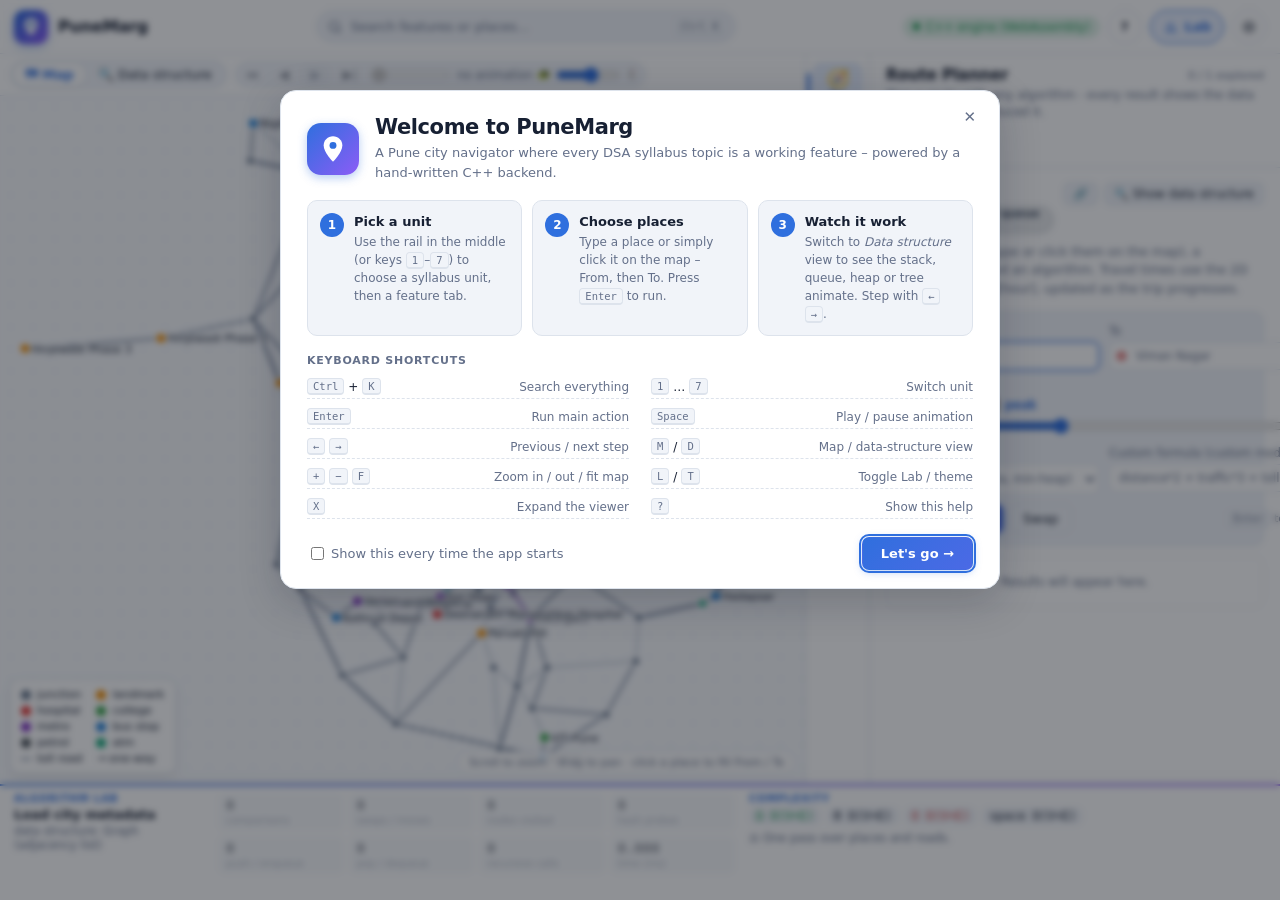
<file: index.html>
<!DOCTYPE html>
<html lang="en">
<head>
<meta charset="utf-8">
<meta name="viewport" content="width=device-width, initial-scale=1">
<title>PuneMarg – City Route Planner</title>
<meta name="theme-color" content="#2f6fde">
<link rel="icon" href="data:image/svg+xml,%3Csvg xmlns='http://www.w3.org/2000/svg' viewBox='0 0 64 64'%3E%3Cdefs%3E%3ClinearGradient id='g' x1='0' y1='0' x2='1' y2='1'%3E%3Cstop offset='0' stop-color='%232f6fde'/%3E%3Cstop offset='1' stop-color='%238b5cf6'/%3E%3C/linearGradient%3E%3C/defs%3E%3Crect width='64' height='64' rx='16' fill='url(%23g)'/%3E%3Cpath d='M32 12c-8.3 0-15 6.5-15 14.6C17 37.5 32 52 32 52s15-14.5 15-25.4C47 18.5 40.3 12 32 12z' fill='%23fff'/%3E%3Ccircle cx='32' cy='26.5' r='5.5' fill='%232f6fde'/%3E%3C/svg%3E">
<script>
  // apply the theme before first paint (saved choice, otherwise the system setting)
  (function () {
    var t = null;
    try { t = localStorage.getItem("pm-theme"); } catch (e) {}
    if (!t) t = window.matchMedia && matchMedia("(prefers-color-scheme: dark)").matches ? "dark" : "light";
    document.documentElement.dataset.theme = t;
  })();
</script>
<link rel="stylesheet" href="style.css">
</head>
<body>
<div id="topProgress" class="top-progress"></div>

<header class="topbar">
  <div class="brand">
    <span class="logo" aria-hidden="true">
      <svg viewBox="0 0 24 24"><path d="M12 2.5c-3.9 0-7 3-7 6.8 0 5.1 7 12.2 7 12.2s7-7.1 7-12.2c0-3.8-3.1-6.8-7-6.8z" fill="#fff"/><circle cx="12" cy="9.3" r="2.6" fill="#2f6fde"/></svg>
    </span>
    <div class="brand-text">
      <div class="title">PuneMarg</div>
      <div class="subtitle">City Route Planner &amp; Navigation Guide · DSA project</div>
    </div>
  </div>

  <button id="searchOpen" class="search-trigger" title="Search features and places (Ctrl + K)">
    <svg viewBox="0 0 24 24" class="ico"><circle cx="11" cy="11" r="7"/><path d="m20 20-3.5-3.5"/></svg>
    <span>Search features or places…</span>
    <kbd>Ctrl K</kbd>
  </button>

  <div class="top-actions">
    <span id="serverStatus" class="pill"><i></i><span>connecting…</span></span>
    <button id="helpBtn" class="icon-btn" title="Quick tour &amp; keyboard shortcuts (?)">?</button>
    <button id="labToggle" class="icon-btn wide" title="Show / hide the Algorithm Lab (L)">
      <svg viewBox="0 0 24 24" class="ico"><path d="M4 19h16M7 15V9M12 15V5M17 15v-4"/></svg><span>Lab</span>
    </button>
    <button id="themeToggle" class="icon-btn" title="Dark / light theme (T)">
      <svg viewBox="0 0 24 24" class="ico sun"><circle cx="12" cy="12" r="4"/><path d="M12 2v2M12 20v2M4.9 4.9l1.4 1.4M17.7 17.7l1.4 1.4M2 12h2M20 12h2M4.9 19.1l1.4-1.4M17.7 6.3l1.4-1.4"/></svg>
      <svg viewBox="0 0 24 24" class="ico moon"><path d="M20 14.5A8 8 0 0 1 9.5 4 8 8 0 1 0 20 14.5z"/></svg>
    </button>
  </div>
</header>

<main class="layout" id="layout">
  <!-- LEFT: map or data-structure viewer -->
  <section class="viewer">
    <div class="viewer-bar">
      <div class="seg" role="tablist">
        <button id="viewMap" class="seg-btn active" title="Map view (M)">🗺 <span>Map</span></button>
        <button id="viewDs" class="seg-btn" title="Live data structure (D)">🔍 <span>Data structure</span></button>
      </div>
      <div class="player" id="player">
        <button id="pFirst" title="First step (Home)">⏮</button>
        <button id="pPrev" title="Previous step (←)">◀</button>
        <button id="pPlay" class="play" title="Play / pause (Space)">▶</button>
        <button id="pNext" title="Next step (→)">▶|</button>
        <input id="pScrub" class="scrub" type="range" min="0" max="0" value="0" disabled title="Drag to jump to any step">
        <span id="pCounter" class="muted counter">no animation</span>
        <label class="speed" title="Animation speed">🐢<input id="speed" type="range" min="1" max="10" value="6">🐇</label>
      </div>
    </div>
    <div id="mapPane" class="pane">
      <svg id="map" xmlns="http://www.w3.org/2000/svg"></svg>
      <div class="map-tools">
        <select id="labelMode" title="Map labels">
          <option value="key">Key labels</option><option value="all">All labels</option><option value="none">No labels</option>
        </select>
        <label class="chk" title="Show metro lines"><input type="checkbox" id="showMetro" checked> metro</label>
        <div class="zoom-group">
          <button id="zoomIn" title="Zoom in (+)">＋</button>
          <button id="zoomOut" title="Zoom out (−)">－</button>
          <button id="fitMap" title="Reset zoom (F)">⤢</button>
          <button id="focusMode" title="Expand the viewer (X)">⛶</button>
        </div>
      </div>
      <div id="mapTip" class="map-tip hidden"></div>
      <div id="mapLegend" class="legend"></div>
      <button id="legendToggle" class="legend-toggle" title="Show / hide legend">Legend</button>
      <div id="mapHint" class="hint">Scroll to zoom · drag to pan · click a place to fill From / To</div>
    </div>
    <div id="dsPane" class="pane hidden">
      <div class="ds-head">
        <div id="dsTitle" class="ds-title">Run a feature to see its data structure here.</div>
        <div id="dsCaption" class="ds-caption"></div>
      </div>
      <div id="dsView" class="ds-view">
        <div class="empty-state">
          <div class="empty-ico">🔍</div>
          <b>Nothing to show yet</b>
          <span>Pick a feature on the right and press its main button – the live data structure appears here, step by step.</span>
        </div>
      </div>
    </div>
  </section>

  <!-- MIDDLE: syllabus unit rail -->
  <nav id="unitRail" class="rail" aria-label="Syllabus units"></nav>

  <!-- RIGHT: feature panel -->
  <section class="panel" id="panel">
    <div id="unitHeader" class="unit-header"></div>
    <div id="featureTabs" class="feature-tabs"></div>
    <div id="featurePanel" class="feature-panel">
      <div class="skeleton"><i></i><i></i><i class="short"></i><i></i></div>
    </div>
  </section>
</main>

<!-- BOTTOM: Algorithm Lab -->
<footer id="lab" class="lab">
  <div class="lab-col lab-op">
    <div class="lab-label">Algorithm Lab</div>
    <div id="labOp" class="lab-op-name">—</div>
    <div id="labDs" class="lab-ds">data structure: —</div>
  </div>
  <div class="lab-col lab-counters" id="labCounters"></div>
  <div class="lab-col lab-cx" id="labCx"></div>
  <div class="lab-col lab-mem" id="labMem"></div>
</footer>

<!-- Command palette -->
<div id="palette" class="overlay hidden" role="dialog" aria-label="Search">
  <div class="palette">
    <div class="palette-input">
      <svg viewBox="0 0 24 24" class="ico"><circle cx="11" cy="11" r="7"/><path d="m20 20-3.5-3.5"/></svg>
      <input id="paletteInput" type="text" placeholder="Jump to a feature, data structure or place…" autocomplete="off" spellcheck="false">
      <kbd>Esc</kbd>
    </div>
    <div id="paletteList" class="palette-list"></div>
    <div class="palette-foot"><span><kbd>↑</kbd><kbd>↓</kbd> move</span><span><kbd>Enter</kbd> open</span><span><kbd>Esc</kbd> close</span></div>
  </div>
</div>

<!-- Welcome / help -->
<div id="help" class="overlay hidden" role="dialog" aria-label="Welcome">
  <div class="modal">
    <button class="modal-close" id="helpClose" title="Close (Esc)">✕</button>
    <div class="modal-hero">
      <span class="logo big"><svg viewBox="0 0 24 24"><path d="M12 2.5c-3.9 0-7 3-7 6.8 0 5.1 7 12.2 7 12.2s7-7.1 7-12.2c0-3.8-3.1-6.8-7-6.8z" fill="#fff"/><circle cx="12" cy="9.3" r="2.6" fill="#2f6fde"/></svg></span>
      <div>
        <h2>Welcome to PuneMarg</h2>
        <p>A Pune city navigator where every DSA syllabus topic is a working feature – powered by a hand-written C++ backend.</p>
      </div>
    </div>
    <div class="steps">
      <div class="step"><b>1</b><div><h4>Pick a unit</h4><p>Use the rail in the middle (or keys <kbd>1</kbd>–<kbd>7</kbd>) to choose a syllabus unit, then a feature tab.</p></div></div>
      <div class="step"><b>2</b><div><h4>Choose places</h4><p>Type a place or simply click it on the map – From, then To. Press <kbd>Enter</kbd> to run.</p></div></div>
      <div class="step"><b>3</b><div><h4>Watch it work</h4><p>Switch to <em>Data structure</em> view to see the stack, queue, heap or tree animate. Step with <kbd>←</kbd> <kbd>→</kbd>.</p></div></div>
    </div>
    <h4 class="sc-head">Keyboard shortcuts</h4>
    <div class="shortcuts">
      <div><kbd>Ctrl</kbd>+<kbd>K</kbd><span>Search everything</span></div>
      <div><kbd>1</kbd>…<kbd>7</kbd><span>Switch unit</span></div>
      <div><kbd>Enter</kbd><span>Run main action</span></div>
      <div><kbd>Space</kbd><span>Play / pause animation</span></div>
      <div><kbd>←</kbd> <kbd>→</kbd><span>Previous / next step</span></div>
      <div><kbd>M</kbd> / <kbd>D</kbd><span>Map / data-structure view</span></div>
      <div><kbd>+</kbd> <kbd>−</kbd> <kbd>F</kbd><span>Zoom in / out / fit map</span></div>
      <div><kbd>L</kbd> / <kbd>T</kbd><span>Toggle Lab / theme</span></div>
      <div><kbd>X</kbd><span>Expand the viewer</span></div>
      <div><kbd>?</kbd><span>Show this help</span></div>
    </div>
    <div class="modal-foot">
      <label class="chk"><input type="checkbox" id="helpAlways"> Show this every time the app starts</label>
      <button class="primary" id="helpStart">Let's go →</button>
    </div>
  </div>
</div>

<div id="toasts" class="toasts" aria-live="polite"></div>
<div id="toast" class="hidden"></div>
<datalist id="placeList"></datalist>

<script>window.PM_STATIC = true;</script>
<script src="punemarg_engine.js"></script>
<script src="visualizers/map.js"></script>
<script src="visualizers/structures.js"></script>
<script src="visualizers/player.js"></script>
<script src="app.js"></script>
<script src="features.js"></script>
</body>
</html>
</file>
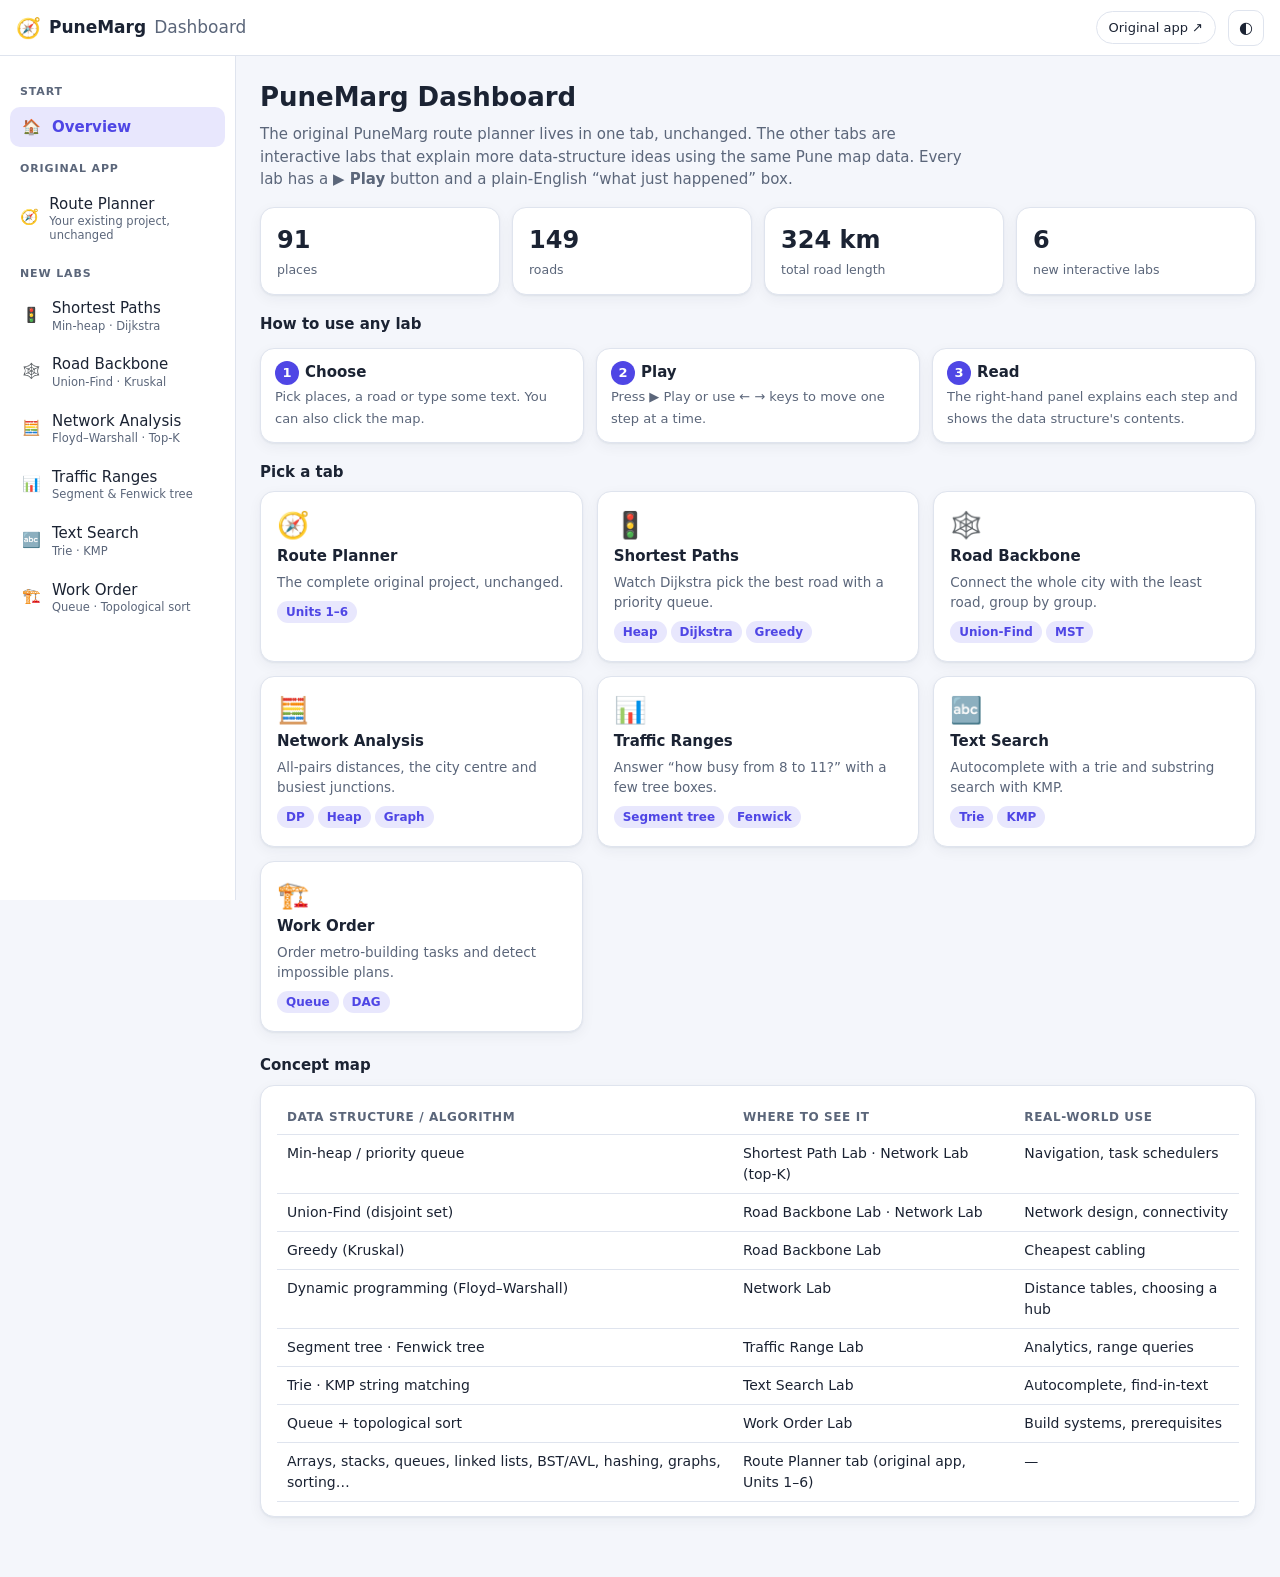
<file: dashboard/index.html>
<!doctype html>
<html lang="en">
<head>
<meta charset="utf-8">
<meta name="viewport" content="width=device-width, initial-scale=1">
<title>PuneMarg Dashboard</title>
<meta name="description" content="PuneMarg dashboard: the original route planner plus interactive labs for heaps, Union-Find, Floyd-Warshall, segment trees, tries, KMP and topological sort.">
<link rel="icon" href="../favicon.ico">
<link rel="stylesheet" href="dashboard.css">
</head>
<body>
<header class="top">
  <button id="menuBtn" class="icon" aria-label="Menu">☰</button>
  <a class="brand" href="#/overview"><span class="logo">🧭</span><b>PuneMarg</b><span class="sub">Dashboard</span></a>
  <span class="grow"></span>
  <a class="pill" href="../" target="_blank" rel="noopener">Original app ↗</a>
  <button id="themeBtn" class="icon" title="Dark / light">◐</button>
</header>
<div class="shell">
  <nav id="rail" aria-label="Dashboard tabs"></nav>
  <main id="main"></main>
</div>
<script src="algos.js"></script>
<script src="app.js"></script>
</body>
</html>
</file>
<file: style.css>
/* PuneMarg UI - plain CSS, no build step, works offline. Designed for a 1366x768 projector first. */
:root {
  --bg: #eef2f8; --surface: #ffffff; --surface-2: #f1f4f9; --surface-3: #e7ecf4; --border: #dde3ec;
  --text: #172033; --muted: #64708a; --accent: #2f6fde; --accent-2: #8b5cf6; --accent-soft: #e6eefd; --accent-text: #fff;
  --ok: #1f9d55; --bad: #d64545; --warn: #d98a00;
  --map-bg: #f7f9fc; --road: #b3bdcc; --road-major: #7d8aa0;
  /* one colour per data-structure family (used consistently everywhere) */
  --c-stack: #e8730c; --c-queue: #0f9d8f; --c-heap: #8b5cf6; --c-tree: #2f9e44;
  --c-list: #2f6fde; --c-hash: #d6336c; --c-matrix: #c99700; --c-graph: #475569; --c-rec: #e03131;
  --font: "Segoe UI Variable Text", "Segoe UI", system-ui, -apple-system, Roboto, Arial, sans-serif;
  --mono: "Cascadia Mono", Consolas, "DejaVu Sans Mono", monospace;
  --radius: 10px; --radius-sm: 7px;
  --shadow-sm: 0 1px 2px rgb(16 24 40 / .06);
  --shadow: 0 1px 3px rgb(16 24 40 / .08), 0 4px 14px rgb(16 24 40 / .06);
  --shadow-lg: 0 12px 40px rgb(16 24 40 / .22);
  --ease: cubic-bezier(.2, .8, .2, 1);
  color-scheme: light;
}
:root[data-theme="dark"] {
  --bg: #0b1018; --surface: #141b26; --surface-2: #1b2331; --surface-3: #232d3e; --border: #2a3446;
  --text: #e6eaf2; --muted: #93a0b5; --accent: #6ea0ff; --accent-2: #a78bfa; --accent-soft: #1b2a47; --accent-text: #0b1018;
  --map-bg: #0f1520; --road: #364257; --road-major: #56667f;
  --shadow: 0 1px 3px rgb(0 0 0 / .4), 0 4px 14px rgb(0 0 0 / .25);
  --shadow-lg: 0 12px 40px rgb(0 0 0 / .6);
  color-scheme: dark;
}
* { box-sizing: border-box; }
html, body { margin: 0; height: 100%; }
body {
  font-family: var(--font); font-size: 13px; color: var(--text); background: var(--bg);
  display: grid; grid-template-rows: 54px 1fr auto; overflow: hidden;
  -webkit-font-smoothing: antialiased;
}
button, select, input { font: inherit; color: inherit; }
button {
  background: var(--surface-2); border: 1px solid var(--border); border-radius: var(--radius-sm);
  padding: 5px 11px; cursor: pointer; transition: background .15s, border-color .15s, color .15s, transform .08s, box-shadow .15s;
}
button:hover { border-color: var(--accent); background: var(--surface-3); }
button:active:not(:disabled) { transform: translateY(1px); }
button:focus-visible, input:focus-visible, select:focus-visible { outline: 2px solid var(--accent); outline-offset: 1px; }
button.primary {
  background: linear-gradient(135deg, var(--accent), color-mix(in srgb, var(--accent) 70%, var(--accent-2)));
  color: #fff; border-color: transparent; font-weight: 600; box-shadow: 0 2px 8px color-mix(in srgb, var(--accent) 35%, transparent);
}
:root[data-theme="dark"] button.primary { color: #0b1018; }
button.primary:hover { filter: brightness(1.06); box-shadow: 0 4px 14px color-mix(in srgb, var(--accent) 45%, transparent); }
button.ghost { background: transparent; }
button:disabled { opacity: .55; cursor: default; }
button.loading { position: relative; color: transparent !important; pointer-events: none; }
button.loading::after {
  content: ""; position: absolute; inset: 0; margin: auto; width: 14px; height: 14px; border-radius: 50%;
  border: 2px solid #fff; border-right-color: transparent; animation: spin .7s linear infinite;
}
button:not(.primary).loading::after { border-color: var(--accent); border-right-color: transparent; }
@keyframes spin { to { transform: rotate(360deg); } }
input[type=text], input[type=number], select {
  background: var(--surface); border: 1px solid var(--border); border-radius: var(--radius-sm); padding: 6px 9px; min-width: 0;
  transition: border-color .15s, box-shadow .15s;
}
input[type=text]:hover, input[type=number]:hover, select:hover { border-color: color-mix(in srgb, var(--accent) 50%, var(--border)); }
input[type=text]:focus, input[type=number]:focus, select:focus {
  outline: none; border-color: var(--accent); box-shadow: 0 0 0 3px color-mix(in srgb, var(--accent) 22%, transparent);
}
input[type=range] { accent-color: var(--accent); }
input[type=checkbox] { accent-color: var(--accent); }
kbd {
  font-family: var(--mono); font-size: 10.5px; padding: 1px 5px; border-radius: 4px; border: 1px solid var(--border);
  border-bottom-width: 2px; background: var(--surface-2); color: var(--muted);
}
.ico { width: 16px; height: 16px; fill: none; stroke: currentColor; stroke-width: 2; stroke-linecap: round; stroke-linejoin: round; flex: none; }
.hidden { display: none !important; }
.muted { color: var(--muted); }
.mono { font-family: var(--mono); }
::-webkit-scrollbar { width: 10px; height: 10px; }
::-webkit-scrollbar-thumb { background: color-mix(in srgb, var(--muted) 35%, transparent); border-radius: 99px; border: 2px solid transparent; background-clip: padding-box; }
::-webkit-scrollbar-thumb:hover { background-color: color-mix(in srgb, var(--muted) 60%, transparent); }

/* thin loading bar under the top edge while a request is running */
.top-progress {
  position: fixed; top: 0; left: 0; height: 3px; width: 0; z-index: 100; opacity: 0;
  background: linear-gradient(90deg, var(--accent), var(--accent-2)); transition: width .4s var(--ease), opacity .3s;
}
.top-progress.on { width: 75%; opacity: 1; transition: width 2.5s var(--ease), opacity .1s; }
.top-progress.done { width: 100%; opacity: 0; }

/* ---------- top bar ---------- */
.topbar {
  display: flex; align-items: center; gap: 16px; padding: 0 14px;
  background: var(--surface); border-bottom: 1px solid var(--border); position: relative; z-index: 5;
}
.brand { display: flex; align-items: center; gap: 10px; min-width: 0; }
.logo {
  width: 34px; height: 34px; border-radius: 10px; background: linear-gradient(135deg, #2f6fde, #8b5cf6);
  display: grid; place-items: center; flex: none; box-shadow: 0 3px 10px rgb(47 111 222 / .35);
}
.logo svg { width: 22px; height: 22px; }
.logo.big { width: 52px; height: 52px; border-radius: 14px; }
.logo.big svg { width: 32px; height: 32px; }
.title { font-weight: 700; font-size: 16px; letter-spacing: -.01em; }
.subtitle { color: var(--muted); font-size: 11px; white-space: nowrap; overflow: hidden; text-overflow: ellipsis; }
.search-trigger {
  margin: 0 auto; display: flex; align-items: center; gap: 8px; width: min(420px, 36vw); padding: 7px 10px;
  background: var(--surface-2); color: var(--muted); border-radius: 99px; text-align: left;
}
.search-trigger span { flex: 1; white-space: nowrap; overflow: hidden; text-overflow: ellipsis; }
.search-trigger:hover { color: var(--text); }
.top-actions { display: flex; gap: 8px; align-items: center; }
.icon-btn { width: 34px; height: 34px; padding: 0; display: grid; place-items: center; border-radius: 99px; background: transparent; font-weight: 700; }
.icon-btn.wide { width: auto; padding: 0 12px; display: flex; gap: 6px; }
.icon-btn.on { background: var(--accent-soft); color: var(--accent); border-color: var(--accent); }
:root[data-theme="dark"] .ico.sun, :root:not([data-theme="dark"]) .ico.moon { display: none; }
.pill {
  display: inline-flex; align-items: center; gap: 6px; padding: 4px 10px; border-radius: 99px;
  background: var(--surface-2); color: var(--muted); font-size: 11.5px; white-space: nowrap;
}
.pill i { width: 7px; height: 7px; border-radius: 50%; background: var(--muted); }
.pill.ok { background: color-mix(in srgb, var(--ok) 14%, transparent); color: var(--ok); }
.pill.ok i { background: var(--ok); box-shadow: 0 0 0 0 var(--ok); animation: pulse 2.4s infinite; }
.pill.bad { background: color-mix(in srgb, var(--bad) 14%, transparent); color: var(--bad); cursor: pointer; }
.pill.bad i { background: var(--bad); }
@keyframes pulse { 0% { box-shadow: 0 0 0 0 color-mix(in srgb, var(--ok) 60%, transparent); } 70%, 100% { box-shadow: 0 0 0 6px transparent; } }

/* ---------- main layout ---------- */
.layout { display: grid; grid-template-columns: 1fr 72px 460px; min-height: 0; transition: grid-template-columns .3s var(--ease); }
.layout.focus { grid-template-columns: 1fr 72px 0px; }
.layout.focus .panel { visibility: hidden; }
.viewer { display: flex; flex-direction: column; min-width: 0; min-height: 0; border-right: 1px solid var(--border); }
.viewer-bar {
  display: flex; align-items: center; gap: 8px; padding: 6px 10px; background: var(--surface);
  border-bottom: 1px solid var(--border); flex-wrap: wrap;
}
.seg { display: flex; background: var(--surface-2); border: 1px solid var(--border); border-radius: 99px; padding: 2px; }
.seg-btn { border: none; border-radius: 99px; background: transparent; padding: 4px 12px; }
.seg-btn:hover { background: var(--surface-3); }
.seg-btn.active { background: var(--surface); color: var(--accent); font-weight: 600; box-shadow: var(--shadow-sm), 0 0 0 1px var(--border); }
.player { display: flex; align-items: center; gap: 4px; padding: 2px 6px 2px 2px; border-radius: 99px; background: var(--surface-2); border: 1px solid var(--border); }
.player button { padding: 3px 8px; border: none; background: transparent; border-radius: 99px; }
.player button:hover { background: var(--surface-3); }
.player button.play { background: var(--accent); color: #fff; width: 30px; }
:root[data-theme="dark"] .player button.play { color: #0b1018; }
.player.idle button { opacity: .45; }
.player.idle button.play { background: var(--surface-3); color: var(--muted); }
.player.active { border-color: color-mix(in srgb, var(--accent) 50%, var(--border)); }
.scrub { width: 100px; }
.counter { min-width: 64px; font-size: 11.5px; font-variant-numeric: tabular-nums; }
.speed { display: flex; align-items: center; gap: 3px; font-size: 11px; }
.speed input { width: 64px; }
.map-tools {
  position: absolute; top: 10px; right: 10px; z-index: 3; display: flex; gap: 6px; align-items: center; padding: 5px;
  background: color-mix(in srgb, var(--surface) 90%, transparent); border: 1px solid var(--border); border-radius: var(--radius);
  box-shadow: var(--shadow); backdrop-filter: blur(6px);
}
.map-tools select { padding: 3px 6px; }
.map-tools .chk { padding: 0 4px; }
.zoom-group { display: flex; }
.zoom-group button { border-radius: 0; padding: 4px 9px; }
.zoom-group button:first-child { border-radius: var(--radius-sm) 0 0 var(--radius-sm); }
.zoom-group button:last-child { border-radius: 0 var(--radius-sm) var(--radius-sm) 0; }
.zoom-group button + button { border-left: none; }
.chk { display: flex; align-items: center; gap: 4px; color: var(--muted); cursor: pointer; }
.pane { flex: 1; position: relative; min-height: 0; overflow: hidden; background: var(--map-bg); }
#mapPane {
  background-color: var(--map-bg);
  background-image: radial-gradient(color-mix(in srgb, var(--muted) 18%, transparent) 1px, transparent 1px);
  background-size: 22px 22px;
}
#map { width: 100%; height: 100%; display: block; cursor: grab; user-select: none; }
#map.dragging { cursor: grabbing; }
.legend {
  position: absolute; left: 10px; bottom: 10px; background: color-mix(in srgb, var(--surface) 92%, transparent);
  border: 1px solid var(--border); border-radius: var(--radius); padding: 8px 10px 8px; font-size: 11px;
  display: grid; grid-template-columns: repeat(2, auto); gap: 3px 14px; box-shadow: var(--shadow); backdrop-filter: blur(6px);
}
.legend.collapsed { display: none; }
.legend span { display: flex; align-items: center; gap: 6px; }
.legend i { width: 10px; height: 10px; border-radius: 50%; display: inline-block; }
.legend-toggle { position: absolute; left: 10px; bottom: 10px; font-size: 11px; padding: 3px 9px; border-radius: 99px; display: none; box-shadow: var(--shadow); }
.legend.collapsed + .legend-toggle { display: block; }
.hint {
  position: absolute; right: 10px; bottom: 10px; font-size: 11px; color: var(--muted); padding: 4px 10px; border-radius: 99px;
  background: color-mix(in srgb, var(--surface) 85%, transparent); border: 1px solid var(--border); transition: opacity .4s;
}
.map-tip {
  position: absolute; pointer-events: none; z-index: 4; background: var(--surface); border: 1px solid var(--border);
  border-radius: var(--radius-sm); padding: 6px 9px; box-shadow: var(--shadow); font-size: 11.5px; max-width: 260px;
}
.map-tip b { display: block; font-size: 12.5px; }
.map-tip .t { display: inline-flex; align-items: center; gap: 5px; color: var(--muted); }
.map-tip .t i { width: 8px; height: 8px; border-radius: 50%; }
.map-tip .k { color: var(--accent); font-size: 10.5px; margin-top: 3px; }

/* map svg elements */
.road { stroke: var(--road); stroke-linecap: round; fill: none; }
.road.major { stroke: var(--road-major); }
.road.toll { stroke-dasharray: 6 4; }
.road.closed { stroke: var(--bad) !important; stroke-dasharray: 3 3; stroke-width: 4px; opacity: 1; }
.nss { vector-effect: non-scaling-stroke; }     /* stroke widths are in screen pixels */
.road-hit { stroke: transparent; stroke-width: 9; fill: none; cursor: pointer; }
.closure-mode .road-hit:hover { stroke: rgba(214, 69, 69, .35); }
.node { stroke: var(--surface); stroke-width: 1.5px; vector-effect: non-scaling-stroke; cursor: pointer; transition: stroke-width .12s; }
.node:hover { stroke: var(--text); stroke-width: 3px; }
.node.sel-from { stroke: var(--ok); stroke-width: 4px; }
.node.sel-to { stroke: var(--bad); stroke-width: 4px; }
.label { fill: var(--text); paint-order: stroke; stroke: var(--map-bg); pointer-events: none; }
.metro-line { fill: none; stroke-width: 3px; opacity: .45; stroke-linecap: round; }
.ov-path { fill: none; stroke-width: 1.6; stroke-linecap: round; stroke-linejoin: round; }
.ov-path.anim { stroke-dasharray: 1 1; animation: draw .9s var(--ease) both; }
@keyframes draw { from { stroke-dashoffset: 1; } to { stroke-dashoffset: 0; } }
.ov-visit { pointer-events: none; }
.marker { fill: #ffd43b; stroke: #000; stroke-width: 2px; }

/* ---------- data-structure viewer ---------- */
#dsPane { background: var(--surface); display: flex; flex-direction: column; }
.ds-head { padding: 10px 14px 8px; border-bottom: 1px solid var(--border); background: var(--surface); }
.ds-title { font-weight: 650; font-size: 14px; }
.ds-caption { color: var(--muted); font-size: 12px; min-height: 16px; margin-top: 2px; }
.ds-caption b { color: var(--text); }
.ds-view { flex: 1; overflow: auto; padding: 10px 14px 14px; animation: fadeIn .2s ease; }
.ds-view svg { display: block; max-width: 100%; }
.empty-state { height: 100%; display: flex; flex-direction: column; align-items: center; justify-content: center; text-align: center; gap: 6px; color: var(--muted); max-width: 340px; margin: 0 auto; }
.empty-state b { color: var(--text); font-size: 14px; }
.empty-ico { font-size: 34px; width: 70px; height: 70px; border-radius: 50%; display: grid; place-items: center; background: var(--surface-2); margin-bottom: 6px; }
.ds-row { display: flex; align-items: center; gap: 4px; flex-wrap: wrap; margin: 4px 0; }
.ds-label { font-size: 11px; color: var(--muted); margin: 8px 0 3px; font-weight: 600; text-transform: uppercase; letter-spacing: .05em; }
.cell {
  min-width: 34px; padding: 4px 7px; border: 2px solid var(--c, var(--accent)); border-radius: var(--radius-sm); text-align: center;
  background: var(--surface); font-size: 12px; position: relative; white-space: nowrap; transition: background .2s, transform .2s;
}
.cell small { display: block; color: var(--muted); font-size: 10px; }
.cell.hl { background: var(--c, var(--accent)); color: #fff; transform: scale(1.06); box-shadow: 0 2px 8px color-mix(in srgb, var(--c, var(--accent)) 40%, transparent); }
.cell.hl small { color: #fffc; }
.cell.dim { opacity: .35; }
.arrow { color: var(--muted); font-size: 14px; }
.stack-box { display: flex; flex-direction: column-reverse; gap: 3px; border: 2px solid var(--c-stack); border-top: none; padding: 4px; border-radius: 0 0 10px 10px; min-width: 120px; min-height: 40px; }
.stack-box .cell { --c: var(--c-stack); }
.vstack { display: inline-flex; flex-direction: column; align-items: center; gap: 4px; vertical-align: top; margin-right: 18px; }
.c-stack { --c: var(--c-stack); } .c-queue { --c: var(--c-queue); } .c-heap { --c: var(--c-heap); }
.c-tree { --c: var(--c-tree); } .c-list { --c: var(--c-list); } .c-hash { --c: var(--c-hash); }
.c-matrix { --c: var(--c-matrix); } .c-rec { --c: var(--c-rec); } .c-graph { --c: var(--c-graph); }
.bucket { display: flex; align-items: center; gap: 4px; margin: 2px 0; }
.bucket .idx { width: 28px; text-align: right; color: var(--muted); font-family: var(--mono); font-size: 11px; }
.slots { display: grid; grid-template-columns: repeat(16, 1fr); gap: 2px; }
.slot { border: 1px solid var(--border); border-radius: 4px; font-size: 9px; text-align: center; padding: 2px 0; font-family: var(--mono); }
.slot.full { background: color-mix(in srgb, var(--c-hash) 22%, transparent); border-color: var(--c-hash); }
.slot.del { background: repeating-linear-gradient(45deg, transparent, transparent 3px, #d6336c44 3px, #d6336c44 5px); }
.slot.probe { outline: 2px solid var(--warn); }
.slot.home { outline: 2px solid var(--c-hash); }
.slot.hit { background: var(--c-hash); color: #fff; }
table.grid { border-collapse: separate; border-spacing: 0; font-size: 12px; width: 100%; border: 1px solid var(--border); border-radius: var(--radius-sm); overflow: hidden; }
table.grid th, table.grid td { border-bottom: 1px solid var(--border); padding: 5px 7px; text-align: left; }
table.grid tr:last-child td { border-bottom: none; }
table.grid th { background: var(--surface-2); font-weight: 600; font-size: 11px; text-transform: uppercase; letter-spacing: .03em; color: var(--muted); }
table.grid td.num { text-align: right; font-family: var(--mono); }
table.grid tr[data-p]:hover td, table.grid tr[style*="cursor"]:hover td { background: var(--surface-2); }
table.grid tr.best td { background: color-mix(in srgb, var(--ok) 13%, transparent); }
table.grid tr.cur td { background: var(--accent-soft); }
.tree-node circle { stroke-width: 2; }
.tree-node text { font-size: 11px; fill: var(--text); text-anchor: middle; dominant-baseline: central; }
.tree-edge { stroke: var(--muted); stroke-width: 1.3; fill: none; }
.tree-edge.hl { stroke: var(--warn); stroke-width: 3; }

/* ---------- unit rail ---------- */
.rail {
  background: var(--surface); border-right: 1px solid var(--border); display: flex; flex-direction: column;
  padding: 8px 6px; gap: 4px; overflow-y: auto;
}
.rail button {
  position: relative; padding: 7px 0 6px; font-size: 10.5px; line-height: 1.15; border-radius: var(--radius);
  background: transparent; border: 1px solid transparent; color: var(--muted); display: flex; flex-direction: column; align-items: center; gap: 2px;
}
.rail button .ri { font-size: 18px; line-height: 1; filter: grayscale(.35); transition: transform .2s var(--ease); }
.rail button b { font-size: 11.5px; color: var(--text); }
.rail button:hover { background: var(--surface-2); border-color: transparent; }
.rail button:hover .ri { transform: scale(1.15); }
.rail button.active { background: var(--accent-soft); color: var(--accent); }
.rail button.active b { color: var(--accent); }
.rail button.active .ri { filter: none; }
.rail button.active::before { content: ""; position: absolute; left: -6px; top: 10px; bottom: 10px; width: 3px; border-radius: 0 3px 3px 0; background: var(--accent); }
.rail .prog { width: 34px; height: 3px; border-radius: 99px; background: var(--surface-3); overflow: hidden; margin-top: 2px; }
.rail .prog i { display: block; height: 100%; background: var(--ok); border-radius: 99px; transition: width .4s var(--ease); }
.rail .rail-sep { height: 1px; background: var(--border); margin: 2px 8px; }

/* ---------- feature panel ---------- */
.panel { display: flex; flex-direction: column; min-height: 0; min-width: 0; background: var(--surface); overflow: hidden; }
.unit-header { padding: 12px 16px 6px; }
.unit-header .uh-top { display: flex; align-items: center; justify-content: space-between; gap: 8px; }
.unit-header h2 { margin: 0; font-size: 15.5px; letter-spacing: -.01em; }
.unit-header p { margin: 3px 0 0; color: var(--muted); font-size: 12px; line-height: 1.4; }
.explored { font-size: 11px; color: var(--muted); white-space: nowrap; }
.feature-tabs { display: flex; flex-wrap: wrap; gap: 5px; padding: 6px 16px 10px; border-bottom: 1px solid var(--border); }
.feature-tabs button { font-size: 12px; padding: 4px 10px; border-radius: 99px; background: var(--surface); display: inline-flex; align-items: center; gap: 5px; }
.feature-tabs button .tick { color: var(--ok); font-size: 11px; font-weight: 700; }
.feature-tabs button.active { background: var(--accent); color: #fff; border-color: var(--accent); box-shadow: 0 2px 8px color-mix(in srgb, var(--accent) 35%, transparent); }
:root[data-theme="dark"] .feature-tabs button.active { color: #0b1018; }
.feature-tabs button.active .tick { color: inherit; }
.feature-panel { flex: 1; overflow-y: auto; padding: 14px 16px 20px; scroll-behavior: smooth; }
.feature-panel > * { animation: fadeUp .25s var(--ease) both; }
@keyframes fadeUp { from { opacity: 0; transform: translateY(6px); } to { opacity: 1; transform: none; } }
@keyframes fadeIn { from { opacity: .4; } to { opacity: 1; } }
.feat-head { display: flex; align-items: flex-start; justify-content: space-between; gap: 8px; margin-bottom: 8px; }
.feat-head h3 { margin: 0; font-size: 15px; }
.feat-tools { display: flex; gap: 6px; flex: none; }
.feat-tools button { font-size: 12px; padding: 4px 9px; white-space: nowrap; }
.ds-badge { display: inline-flex; align-items: center; gap: 5px; font-size: 11px; padding: 2px 9px; border-radius: 99px; color: var(--c, var(--accent)); background: color-mix(in srgb, var(--c, var(--accent)) 13%, transparent); margin-top: 5px; font-weight: 600; }
.ds-badge::before { content: ""; width: 7px; height: 7px; border-radius: 50%; background: var(--c, var(--accent)); }
.feat-desc { color: var(--muted); font-size: 12.5px; margin: 0 0 12px; line-height: 1.5; }
.show-ds { white-space: nowrap; font-size: 12px; }
.form {
  display: grid; grid-template-columns: 1fr 1fr; gap: 10px 10px; margin-bottom: 10px; padding: 12px;
  background: var(--surface-2); border: 1px solid var(--border); border-radius: var(--radius);
}
.form:not(:has(label)) { padding: 0; background: none; border: none; }
.form label { display: flex; flex-direction: column; gap: 4px; font-size: 11.5px; color: var(--muted); font-weight: 500; }
.form label.full { grid-column: 1 / -1; }
.form label b { color: var(--accent); }
.form .actions { grid-column: 1 / -1; display: flex; gap: 6px; flex-wrap: wrap; align-items: center; }
.form .actions button { padding: 6px 13px; }
.form .actions .enter-hint { margin-left: auto; font-size: 11px; color: var(--muted); }
.place-wrap { position: relative; display: flex; }
.place-wrap input { flex: 1; padding-left: 26px; padding-right: 24px; }
.place-wrap .pin { position: absolute; left: 8px; top: 50%; transform: translateY(-50%); width: 9px; height: 9px; border-radius: 50%; border: 2px solid var(--muted); pointer-events: none; }
.place-wrap.p0 .pin { border-color: var(--ok); background: color-mix(in srgb, var(--ok) 30%, transparent); }
.place-wrap.p1 .pin { border-color: var(--bad); background: color-mix(in srgb, var(--bad) 30%, transparent); }
.place-wrap .clr { position: absolute; right: 3px; top: 50%; transform: translateY(-50%); border: none; background: none; padding: 2px 6px; color: var(--muted); font-size: 13px; line-height: 1; opacity: 0; }
.place-wrap:hover .clr, .place-wrap input:focus + .clr { opacity: 1; }
.place-wrap .clr:hover { color: var(--bad); background: none; }
.place-wrap input.target { border-color: var(--accent); box-shadow: 0 0 0 3px color-mix(in srgb, var(--accent) 18%, transparent); }
.place-wrap input.invalid { border-color: var(--bad); }
.out { margin-top: 8px; }
.out:empty::before {
  content: "Results will appear here."; display: block; text-align: center; color: var(--muted); font-size: 12px;
  padding: 18px; border: 1.5px dashed var(--border); border-radius: var(--radius);
}
.out > * { animation: fadeUp .3s var(--ease) both; }
.out h4 { margin: 14px 0 6px; font-size: 11px; text-transform: uppercase; letter-spacing: .06em; color: var(--muted); }
.kv { display: grid; grid-template-columns: repeat(3, 1fr); gap: 8px; margin: 8px 0; }
.kv div { background: var(--surface-2); border: 1px solid var(--border); border-radius: var(--radius); padding: 8px 10px; min-width: 0; }
.kv b { display: block; font-size: 17px; letter-spacing: -.01em; overflow-wrap: anywhere; }
.kv span { font-size: 11px; color: var(--muted); }
.list { margin: 0; padding-left: 20px; }
.list li { margin: 3px 0; line-height: 1.45; }
.list li::marker { color: var(--accent); font-weight: 600; }
.chips { display: flex; flex-wrap: wrap; gap: 5px; }
.chip { font-size: 11px; padding: 2px 9px; border-radius: 99px; background: var(--surface); border: 1px solid var(--border); cursor: pointer; transition: border-color .15s, color .15s; }
.chip:hover { border-color: var(--accent); color: var(--accent); }
.err { color: var(--bad); background: color-mix(in srgb, var(--bad) 9%, transparent); padding: 9px 11px; border-radius: var(--radius-sm); border: 1px solid color-mix(in srgb, var(--bad) 30%, transparent); }
.note { font-size: 12px; background: var(--accent-soft); border-left: 3px solid var(--accent); border-radius: var(--radius-sm); padding: 7px 10px; margin: 8px 0; line-height: 1.45; }
.summary { font-family: var(--mono); font-size: 11.5px; white-space: pre-wrap; background: var(--surface-2); border: 1px solid var(--border); border-radius: var(--radius-sm); padding: 8px 10px; max-height: 220px; overflow: auto; }
.suggest { border: 1px solid var(--border); border-radius: var(--radius-sm); margin-top: 2px; overflow: hidden; }
.suggest div { padding: 4px 9px; cursor: pointer; }
.suggest div:hover { background: var(--accent-soft); }
details.h > summary { cursor: pointer; padding: 1px 0; }
details.h { margin-left: 14px; }
details.h .leaf { margin-left: 14px; padding: 1px 0; cursor: pointer; }
details.h .leaf:hover { color: var(--accent); }
.count { color: var(--muted); font-size: 11px; }
.found { background: #ffe066; color: #000; border-radius: 3px; padding: 0 3px; }
.skeleton { display: grid; gap: 10px; }
.skeleton i { display: block; height: 14px; border-radius: 6px; background: linear-gradient(90deg, var(--surface-2), var(--surface-3), var(--surface-2)); background-size: 200% 100%; animation: shimmer 1.2s infinite; }
.skeleton i.short { width: 60%; }
@keyframes shimmer { to { background-position: -200% 0; } }
.offline { text-align: center; padding: 26px 10px; }
.offline .empty-ico { margin: 0 auto 10px; }
.offline h3 { margin: 0 0 6px; }
.offline p { color: var(--muted); margin: 0 0 14px; line-height: 1.5; }
.offline code { font-family: var(--mono); background: var(--surface-2); padding: 1px 5px; border-radius: 4px; }

/* ---------- algorithm lab ---------- */
.lab {
  display: grid; grid-template-columns: 220px 1fr 1.25fr 210px; gap: 14px; padding: 8px 14px;
  background: var(--surface); border-top: 1px solid var(--border); height: 116px; font-size: 12px; position: relative;
  box-shadow: 0 -4px 14px rgb(16 24 40 / .04);
}
.lab::before { content: ""; position: absolute; top: -1px; left: 0; right: 0; height: 2px; background: linear-gradient(90deg, var(--accent), var(--accent-2)); }
.lab.collapsed { display: none; }
.lab-label { font-size: 10px; text-transform: uppercase; letter-spacing: .09em; color: var(--accent); font-weight: 700; }
.lab-op-name { font-weight: 650; margin-top: 3px; font-size: 13px; }
.lab-ds { color: var(--muted); font-size: 11.5px; margin-top: 2px; }
.lab-counters { display: grid; grid-template-columns: repeat(4, 1fr); gap: 5px; align-content: start; }
.ctr { background: var(--surface-2); border: 1px solid transparent; border-radius: var(--radius-sm); padding: 3px 7px; transition: opacity .2s; }
.ctr b { font-family: var(--mono); font-size: 14px; display: block; }
.ctr span { font-size: 10px; color: var(--muted); }
.ctr.zero { opacity: .45; }
.ctr.flash { animation: flash .9s ease; }
@keyframes flash { 0% { border-color: var(--accent); background: var(--accent-soft); } 100% { border-color: transparent; } }
.lab-cx .cx { display: flex; gap: 6px; flex-wrap: wrap; margin-top: 3px; }
.lab-cx .cx span { background: var(--surface-2); border-radius: var(--radius-sm); padding: 2px 7px; font-family: var(--mono); }
.lab-cx .cx span:nth-child(1) { color: var(--ok); } .lab-cx .cx span:nth-child(3) { color: var(--bad); }
.lab-cx .trade { margin-top: 6px; color: var(--muted); font-size: 11.5px; }
.lab-mem div { display: flex; justify-content: space-between; }
.lab-mem b { font-family: var(--mono); }

/* ---------- toasts ---------- */
.toasts { position: fixed; bottom: 132px; left: 50%; transform: translateX(-50%); z-index: 60; display: flex; flex-direction: column; gap: 8px; align-items: center; pointer-events: none; }
body.lab-hidden .toasts { bottom: 20px; }
.t-item {
  pointer-events: auto; display: flex; align-items: center; gap: 10px; background: var(--surface); color: var(--text);
  border: 1px solid var(--border); border-left: 4px solid var(--bad); padding: 9px 10px 9px 12px; border-radius: var(--radius);
  box-shadow: var(--shadow-lg); max-width: min(560px, 90vw); animation: toastIn .3s var(--ease) both;
}
.t-item.info { border-left-color: var(--accent); }
.t-item.ok { border-left-color: var(--ok); }
.t-item .t-ico { font-size: 15px; }
.t-item button { border: none; background: none; padding: 0 4px; color: var(--muted); }
.t-item.out { animation: toastOut .25s ease both; }
@keyframes toastIn { from { opacity: 0; transform: translateY(12px) scale(.97); } to { opacity: 1; transform: none; } }
@keyframes toastOut { to { opacity: 0; transform: translateY(8px); } }

/* ---------- overlays: palette + help ---------- */
.overlay {
  position: fixed; inset: 0; z-index: 80; background: rgb(8 12 20 / .45); backdrop-filter: blur(3px);
  display: flex; align-items: flex-start; justify-content: center; padding: 10vh 16px 16px; animation: fadeIn .15s ease;
}
.palette { width: min(620px, 100%); background: var(--surface); border: 1px solid var(--border); border-radius: 14px; box-shadow: var(--shadow-lg); overflow: hidden; animation: pop .2s var(--ease); }
@keyframes pop { from { opacity: 0; transform: translateY(-8px) scale(.98); } to { opacity: 1; transform: none; } }
.palette-input { display: flex; align-items: center; gap: 10px; padding: 12px 14px; border-bottom: 1px solid var(--border); }
.palette-input .ico { width: 18px; height: 18px; color: var(--muted); }
.palette-input input { flex: 1; border: none; background: none; font-size: 15px; outline: none; }
.palette-list { max-height: 52vh; overflow-y: auto; padding: 6px; }
.p-group { font-size: 10.5px; text-transform: uppercase; letter-spacing: .07em; color: var(--muted); padding: 8px 10px 4px; font-weight: 700; }
.p-item { display: flex; align-items: center; gap: 10px; padding: 7px 10px; border-radius: var(--radius-sm); cursor: pointer; }
.p-item .p-ico { width: 28px; height: 28px; border-radius: 8px; display: grid; place-items: center; background: color-mix(in srgb, var(--c, var(--accent)) 14%, transparent); color: var(--c, var(--accent)); font-size: 13px; flex: none; font-weight: 700; }
.p-item .p-main { flex: 1; min-width: 0; }
.p-item .p-main div { white-space: nowrap; overflow: hidden; text-overflow: ellipsis; }
.p-item .p-sub { font-size: 11px; color: var(--muted); }
.p-item .p-unit { font-size: 10.5px; color: var(--muted); white-space: nowrap; }
.p-item.sel { background: var(--accent-soft); }
.p-item mark { background: none; color: var(--accent); font-weight: 700; }
.p-empty { padding: 26px; text-align: center; color: var(--muted); }
.palette-foot { display: flex; gap: 16px; padding: 8px 14px; border-top: 1px solid var(--border); font-size: 11px; color: var(--muted); background: var(--surface-2); }
.palette-foot kbd { margin-right: 3px; }

.modal { position: relative; width: min(720px, 100%); max-height: 84vh; overflow-y: auto; background: var(--surface); border: 1px solid var(--border); border-radius: 16px; box-shadow: var(--shadow-lg); padding: 24px 26px 18px; animation: pop .25s var(--ease); }
.modal-close { position: absolute; top: 12px; right: 12px; border: none; background: none; font-size: 15px; color: var(--muted); }
.modal-hero { display: flex; gap: 16px; align-items: center; margin-bottom: 18px; }
.modal-hero h2 { margin: 0 0 4px; font-size: 21px; letter-spacing: -.02em; }
.modal-hero p { margin: 0; color: var(--muted); line-height: 1.5; }
.steps { display: grid; grid-template-columns: repeat(3, 1fr); gap: 10px; }
.step { display: flex; gap: 10px; padding: 12px; border-radius: var(--radius); background: var(--surface-2); border: 1px solid var(--border); }
.step > b { flex: none; width: 24px; height: 24px; border-radius: 50%; display: grid; place-items: center; background: var(--accent); color: #fff; font-size: 12px; }
.step h4 { margin: 1px 0 4px; font-size: 13px; }
.step p { margin: 0; font-size: 12px; color: var(--muted); line-height: 1.5; }
.sc-head { margin: 18px 0 8px; font-size: 11px; text-transform: uppercase; letter-spacing: .07em; color: var(--muted); }
.shortcuts { display: grid; grid-template-columns: 1fr 1fr; gap: 6px 22px; }
.shortcuts div { display: flex; align-items: center; gap: 4px; font-size: 12px; padding: 3px 0; border-bottom: 1px dashed var(--border); }
.shortcuts span { margin-left: auto; color: var(--muted); }
.modal-foot { display: flex; align-items: center; justify-content: space-between; margin-top: 18px; }
.modal-foot .primary { padding: 8px 18px; }

/* ---------- responsive ---------- */
@media (max-width: 1280px) {
  .layout { grid-template-columns: 1fr 64px 410px; }
  .lab { grid-template-columns: 190px 1fr 1fr; }
  .lab-mem { display: none; }
  .subtitle { display: none; }
  .scrub { width: 80px; }
}
@media (max-width: 1020px) {
  .search-trigger span, .search-trigger kbd { display: none; }
  .search-trigger { width: auto; }
  .seg-btn span, .icon-btn.wide span { display: none; }
  .layout { grid-template-columns: 1fr 60px 360px; }
  .lab { grid-template-columns: 1fr 1fr; height: auto; }
  .lab-op { display: none; }
  .steps { grid-template-columns: 1fr; }
}
@media (max-width: 760px) {
  body { overflow: auto; grid-template-rows: 54px auto auto; height: auto; }
  .layout { grid-template-columns: 1fr; grid-template-rows: 58vh auto auto; }
  .rail { flex-direction: row; overflow-x: auto; border-right: none; border-top: 1px solid var(--border); border-bottom: 1px solid var(--border); padding: 6px; }
  .rail button { min-width: 58px; }
  .rail button.active::before { display: none; }
  .panel { min-height: 60vh; }
  .pill span { display: none; }
  .map-tools select, .map-tools .chk, #focusMode { display: none; }
  .lab { grid-template-columns: 1fr; }
  .lab-cx { display: none; }
  .shortcuts { grid-template-columns: 1fr; }
}
@media (max-height: 700px) { .lab { height: 98px; } }
@media (prefers-reduced-motion: reduce) { *, *::before, *::after { animation: none !important; transition: none !important; } }
</file>
<file: dashboard/dashboard.css>
:root{--bg:#f4f6fb;--card:#fff;--ink:#1b2333;--muted:#5b667a;--line:#dfe4ee;--accent:#4f46e5;--accent-soft:#e8e7fd;--green:#16a34a;--amber:#d97706;--red:#dc2626;--shadow:0 1px 2px rgba(20,30,60,.06),0 4px 14px rgba(20,30,60,.05);--r:14px}
@media (prefers-color-scheme:dark){:root:not([data-theme=light]){--bg:#0f1420;--card:#171e2e;--ink:#e7ebf4;--muted:#9aa6bd;--line:#2a3347;--accent:#8b93ff;--accent-soft:#242b4d;--green:#4ade80;--amber:#fbbf24;--red:#f87171;--shadow:0 1px 2px rgba(0,0,0,.4)}}
:root[data-theme=dark]{--bg:#0f1420;--card:#171e2e;--ink:#e7ebf4;--muted:#9aa6bd;--line:#2a3347;--accent:#8b93ff;--accent-soft:#242b4d;--green:#4ade80;--amber:#fbbf24;--red:#f87171;--shadow:0 1px 2px rgba(0,0,0,.4)}
*{box-sizing:border-box}
html,body{margin:0;height:100%}
body{background:var(--bg);color:var(--ink);font:15px/1.5 system-ui,-apple-system,"Segoe UI",Roboto,sans-serif}
a{color:var(--accent)}
.top{position:sticky;top:0;z-index:20;display:flex;align-items:center;gap:12px;height:56px;padding:0 16px;background:var(--card);border-bottom:1px solid var(--line)}
.brand{display:flex;align-items:center;gap:8px;text-decoration:none;color:var(--ink);font-size:17px}
.brand .sub{color:var(--muted);font-weight:500}
.logo{font-size:20px}
.grow{flex:1}
.icon{border:1px solid var(--line);background:var(--card);color:var(--ink);border-radius:10px;width:36px;height:36px;font-size:16px;cursor:pointer}
#menuBtn{display:none}
.pill{border:1px solid var(--line);border-radius:999px;padding:6px 12px;font-size:13px;text-decoration:none;color:var(--ink)}
.shell{display:flex;min-height:calc(100vh - 56px)}
#rail{width:236px;flex:none;padding:14px 10px;border-right:1px solid var(--line);background:var(--card);position:sticky;top:56px;height:calc(100vh - 56px);overflow:auto}
#rail h6{margin:14px 10px 6px;font-size:11px;letter-spacing:.08em;text-transform:uppercase;color:var(--muted)}
#rail a{display:flex;gap:10px;align-items:center;padding:9px 10px;border-radius:10px;text-decoration:none;color:var(--ink);margin-bottom:2px}
#rail a:hover{background:var(--bg)}
#rail a.on{background:var(--accent-soft);color:var(--accent);font-weight:600}
#rail a .ic{width:22px;text-align:center}
#rail a small{display:block;color:var(--muted);font-weight:400;font-size:11.5px;line-height:1.2}
#main{flex:1;min-width:0;padding:22px 24px 60px}
.tab{display:none}.tab.on{display:block}
h1{font-size:26px;margin:0 0 6px}
h2{font-size:21px;margin:0 0 4px}
h3{font-size:15px;margin:0 0 8px}
.lead{color:var(--muted);margin:0 0 16px;max-width:75ch}
.card{background:var(--card);border:1px solid var(--line);border-radius:var(--r);padding:14px 16px;box-shadow:var(--shadow)}
.grid{display:grid;gap:14px}
.cards{grid-template-columns:repeat(auto-fill,minmax(240px,1fr))}
.tile{display:block;text-decoration:none;color:inherit;transition:.15s}
.tile:hover{transform:translateY(-2px);border-color:var(--accent)}
.tile .big{font-size:26px}
.tile p{margin:4px 0 8px;color:var(--muted);font-size:13.5px}
.tag{display:inline-block;background:var(--accent-soft);color:var(--accent);border-radius:999px;padding:2px 9px;font-size:12px;font-weight:600;margin:0 4px 4px 0}
.stats{display:grid;grid-template-columns:repeat(auto-fit,minmax(130px,1fr));gap:12px;margin:14px 0 18px}
.stat b{display:block;font-size:24px}.stat span{color:var(--muted);font-size:12.5px}
table{border-collapse:collapse;width:100%;font-size:14px}
th,td{text-align:left;padding:8px 10px;border-bottom:1px solid var(--line);vertical-align:top}
th{color:var(--muted);font-size:12px;text-transform:uppercase;letter-spacing:.05em}
.steps3{display:grid;grid-template-columns:repeat(auto-fit,minmax(200px,1fr));gap:12px;margin:12px 0 18px}
.steps3 .card{padding:12px 14px}.steps3 .n{display:inline-grid;place-items:center;width:24px;height:24px;border-radius:50%;background:var(--accent);color:#fff;font-size:13px;font-weight:700;margin-right:6px}
/* labs */
.labgrid{display:grid;grid-template-columns:minmax(0,1.55fr) minmax(280px,1fr);gap:14px;align-items:start}
.side{display:grid;gap:14px;position:sticky;top:72px}
.controls{display:flex;flex-wrap:wrap;gap:10px 14px;align-items:end;margin-bottom:10px}
.controls label{display:grid;gap:3px;font-size:12px;color:var(--muted);font-weight:600}
select,input[type=text],input[type=number]{font:inherit;color:var(--ink);background:var(--bg);border:1px solid var(--line);border-radius:9px;padding:6px 8px;max-width:220px}
input[type=range]{accent-color:var(--accent)}
button.btn{font:inherit;border:1px solid var(--line);background:var(--bg);color:var(--ink);border-radius:9px;padding:6px 12px;cursor:pointer}
button.btn:hover{border-color:var(--accent)}
button.btn.primary{background:var(--accent);color:#fff;border-color:var(--accent)}
canvas.map{width:100%;display:block;border-radius:10px;background:var(--bg);border:1px solid var(--line);cursor:crosshair}
.player{display:flex;align-items:center;gap:6px;flex-wrap:wrap;margin-top:10px}
.player button{border:1px solid var(--line);background:var(--bg);color:var(--ink);border-radius:9px;min-width:34px;height:34px;cursor:pointer;font-size:14px}
.player button.play{background:var(--accent);color:#fff;border-color:var(--accent);padding:0 14px}
.player input[type=range]{flex:1;min-width:120px}
.player .lbl{font-size:12.5px;color:var(--muted);min-width:78px;text-align:right}
.say{font-size:15px;min-height:96px}
.say .h{font-size:11px;text-transform:uppercase;letter-spacing:.08em;color:var(--accent);font-weight:700;margin-bottom:4px}
.say ul{margin:6px 0 0;padding-left:18px}.say li{margin:2px 0}
.ok{color:var(--green);font-weight:600}.no{color:var(--red);font-weight:600}.warn{color:var(--amber);font-weight:600}
.chips{display:flex;flex-wrap:wrap;gap:6px;margin:6px 0}
.chip{border:1px solid var(--line);border-radius:8px;padding:3px 8px;font-size:12.5px;background:var(--bg)}
.chip.first{border-color:var(--accent);background:var(--accent-soft);color:var(--accent);font-weight:600}
.kv{display:grid;grid-template-columns:repeat(2,1fr);gap:6px 12px;font-size:13px;margin-top:8px}
.kv b{font-size:16px;display:block}.kv span{color:var(--muted);font-size:12px}
details.learn summary{cursor:pointer;font-weight:600}
details.learn p,details.learn li{font-size:13.5px;color:var(--muted)}
details.learn b{color:var(--ink)}
.legend{display:flex;flex-wrap:wrap;gap:6px 14px;font-size:12px;color:var(--muted);margin-top:8px}
.legend i{display:inline-block;width:11px;height:11px;border-radius:50%;margin-right:5px;vertical-align:-1px}
.legend i.ln{border-radius:2px;height:4px;width:16px;vertical-align:2px}
svg text{fill:var(--ink);font-family:inherit}
.mono{font-family:ui-monospace,Consolas,monospace}
pre.kmp{margin:8px 0;font:15px/1.7 ui-monospace,Consolas,monospace;overflow:auto;white-space:pre;background:var(--bg);padding:10px;border-radius:10px;border:1px solid var(--line)}
pre.kmp .m{background:color-mix(in srgb,var(--green) 28%,transparent)}pre.kmp .b{background:color-mix(in srgb,var(--red) 30%,transparent)}pre.kmp .f{outline:2px solid var(--green)}pre.kmp .c{background:color-mix(in srgb,var(--amber) 35%,transparent)}
.ftable{display:inline-grid;grid-auto-flow:column;gap:0;border:1px solid var(--line);border-radius:8px;overflow:hidden;font:13px ui-monospace,Consolas,monospace}
.ftable div{padding:3px 9px;border-right:1px solid var(--line);text-align:center}.ftable div:last-child{border:0}.ftable .r2{color:var(--accent);border-top:1px solid var(--line)}
.sug{list-style:none;margin:6px 0 0;padding:0}.sug li{padding:4px 8px;border-radius:7px}.sug li:hover{background:var(--bg)}
iframe.orig{width:100%;height:calc(100vh - 150px);min-height:520px;border:1px solid var(--line);border-radius:var(--r);background:#fff}
.note{font-size:13px;color:var(--muted)}
@media (max-width:980px){.labgrid{grid-template-columns:1fr}.side{position:static}}
@media (max-width:760px){#menuBtn{display:block}#rail{position:fixed;left:0;top:56px;z-index:15;transform:translateX(-100%);transition:.2s;width:260px;box-shadow:var(--shadow)}#rail.open{transform:none}#main{padding:16px}.pill{display:none}}

[hidden]{display:none!important}
.ftable .r2{border:0;padding:0}
.labgrid.wide{grid-template-columns:1fr}.labgrid.wide .side{grid-template-columns:1fr 1fr;position:static}.labgrid.wide .side .learn{grid-column:1/-1}@media (max-width:760px){.labgrid.wide .side{grid-template-columns:1fr}}
</file>
